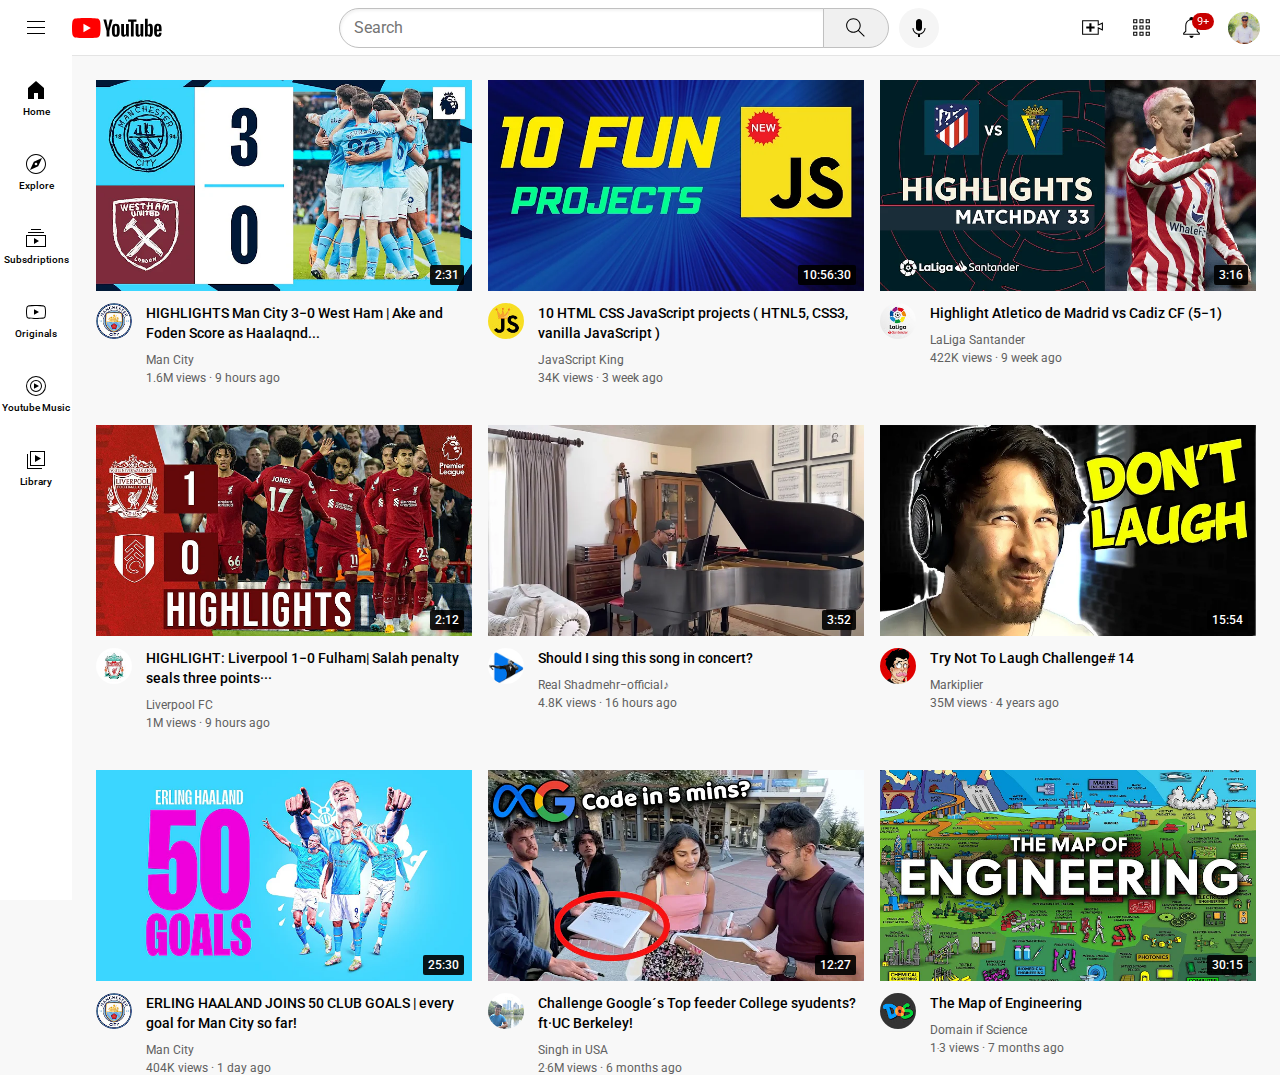
<file: html/index.html>
<!DOCTYPE html>
<html lang="en">
<head>
   <meta charset="UTF-8">
   <meta http-equiv="X-UA-Compatible" content="IE=edge">
   <meta name="viewport" content="width=device-width, initial-scale=1.0">
   <link rel="preconnect" href="https://fonts.googleapis.com">
   <link rel="preconnect" href="https://fonts.gstatic.com" crossorigin>
   <link
      href="https://fonts.googleapis.com/css2?family=Montserrat:wght@400;500;700&family=Noto+Sans:wght@400;500&family=Roboto:wght@400;500;700&display=swap"
      rel="stylesheet">
   <link rel="stylesheet" href="../css/videos.css">
   <link rel="stylesheet" href="../css/header.css">
   <link rel="stylesheet" href="../css/general.css">
   <link rel="stylesheet" href="../css/sidebar.css">
   <title>youtube</title>
</head>
<body>
   <!-- header section -->
   <div class="header">
      <div class="left-section">
         <img class="hamburger-menu" src="../icons/hamburger-menu.svg" alt="hamberger menue">
         <img class="youtube-logo" src="../icons/youtube-logo.svg" alt="youtube logo">
      </div>
      <div class="middle-section">
         <input class="search-bar" type="text" placeholder="Search">
         <button class="search-button">
            <img class="search-icon" src="../icons/search.svg" alt="search-icon">
            <div class="tooltip">Search</div>
         </button>
         <button class="voice-search-button">
            <img class="voice-search-icon" src="../icons/voice-search-icon.svg" alt="voice-search-icon">
            <div class="tooltip">Search with your voice</div>
         </button>
      </div>
      <div class="right-section">
         <div class="right-section-icons">
            <img class="upload-icon" src="../icons/upload.svg" alt="upload">
            <div class="tooltip">Creat</div>
         </div>
         <div class="right-section-icons">
            <img class="youtube-apps-icon" src="../icons/youtube-apps.svg" alt="youtube-app">
            <div class="tooltip">Youtube Apps</div>
         </div>
         <div class="notifications-icon-container">
            <img class="notifications-icon" src="../icons/notifications.svg" alt="notififations">
            <div class="notification-count">9+</div>
            <div class="tooltip">Notifications</div>
         </div>
         <img class="current-user-picture" src="../channal-profiles/unnamed (4).jpg" alt="profile-picture">
      </div>
   </div>
   <!-- sidebar section -->
   <div class="sidebar">
      <div class="sidebar-link">
         <img src="../icons/home.svg" alt="home">
         <div>Home</div>
      </div>
      <div class="sidebar-link">
         <img src="../icons/explore.svg" alt="explor">
         <div>Explore</div>
      </div>
      <div class="sidebar-link">
         <img src="../icons/subscriptions.svg" alt="subscriptions">
         <div>Subsdriptions</div>
      </div>
      <div class="sidebar-link">
         <img src="../icons/originals.svg" alt="orginals">
         <div>Originals</div>
      </div>
      <div class="sidebar-link">
         <img src="../icons/youtube-music.svg" alt="youtube-misic">
         <div>Youtube Music</div>
      </div>
      <div class="sidebar-link">
         <img src="../icons/library.svg" alt="library">
         <div>Library</div>
      </div>
   </div>
   <!-- main section -->
   <div class="video-grid">
      <div class="video-preview">
         <div class="thumbnail-row">
            <img class="thumbnail" src="../channal-videos/hq720.webp" alt="mancity vs westham">
            <div class="video-time">
               2:31
            </div>
         </div>
         <div class="video-info-grid">
            <div class="channal-picture">
               <img class="profile-picture" src="../channal-profiles/channels4_profile.jpg" alt="mancity logo">
            </div>
            <div class="video-info">
               <p class="video-title">
                  HIGHLIGHTS Man City 3&#8722;0 West Ham &#124; Ake and Foden Score as Haalaqnd...
               </p>
               <p class="video-author">
                  Man City
               </p>
               <p class="video-stats">
                  1.6M views &#183; 9 hours ago
               </p>
            </div>
         </div>
      </div>
      <div class="video-preview">
         <div class="thumbnail-row">
            <img class="thumbnail" src="../channal-videos/hq720(1).webp" alt="HTML CSS and JavaScript">
            <div class="video-time">
               10:56:30
            </div>
         </div>
         <div class="video-info-grid">
            <div class="channal-picture">
               <img class="profile-picture" src="../channal-profiles/channels4_profile(1).jpg" alt="mancity logo">
            </div>
            <div class="video-info">
               <p class="video-title">
                  10 HTML CSS JavaScript projects &#40; HTNL5&#44; CSS3&#44; vanilla JavaScript &#41;
               </p>
               <p class="video-author">
                  JavaScript King
               </p>
               <p class="video-stats">
                  34K views &#183; 3 week ago
               </p>
            </div>
         </div>
      </div>
      <div class="video-preview">
         <div class="thumbnail-row">
            <img class="thumbnail" src="../channal-videos/hq720(2).webp" alt="atlatic de madrid vs cadis highlight">
            <div class="video-time">
               3:16
            </div>
         </div>
         <div class="video-info-grid">
            <div class="channal-picture">
               <img class="profile-picture" src="../channal-profiles/unnamed.jpg" alt="laliga logo">
            </div>
            <div class="video-info">
               <p class="video-title">
                  Highlight Atletico de Madrid vs Cadiz CF &#40;5&#8722;1&#41;
               </p>
               <p class="video-author">
                  LaLiga Santander
               </p>
               <p class="video-stats">
                  422K views &#183; 9 week ago
               </p>
            </div>
         </div>
      </div>
      <div class="video-preview">
         <div class="thumbnail-row">
            <img class="thumbnail" src="../channal-videos/hq720(3).webp" alt="liverpool vs fulham highlight">
            <div class="video-time">
               2:12
            </div>
         </div>
         <div class="video-info-grid">
            <div class="channal-picture">
               <img class="profile-picture" src="../channal-profiles/channels4_profile(2).jpg" alt="liverpool logo">
            </div>
            <div class="video-info">
               <p class="video-title">
                  HIGHLIGHT&#58; Liverpool 1&#8722;0 Fulham&#124; Salah penalty seals three points&#183;&#183;&#183;
               </p>
               <p class="video-author">
                  Liverpool FC
               </p>
               <p class="video-stats">
                  1M views &#183; 9 hours ago
               </p>
            </div>
         </div>
      </div>
      <div class="video-preview">
         <div class="thumbnail-row">
            <img class="thumbnail" src="../channal-videos/hq720(4).webp" alt="HTML CSS and JavaScript">
            <div class="video-time">
               3:52
            </div>
         </div>
         <div class="video-info-grid">
            <div class="channal-picture">
               <img class="profile-picture" src="../channal-profiles/unnamed(1).jpg" alt="mancity logo">
            </div>
            <div class="video-info">
               <p class="video-title">
                  Should I sing this song in concert&#63;
               </p>
               <p class="video-author">
                  Real Shadmehr&#8722;official&#9834;
               </p>
               <p class="video-stats">
                  4.8K views &#183; 16 hours ago
               </p>
            </div>
         </div>
      </div>
      <div class="video-preview">
         <div class="thumbnail-row">
            <img class="thumbnail" src="../channal-videos/hq720(5).webp" alt="HTML CSS and JavaScript">
            <div class="video-time">
               15:54
            </div>
         </div>
         <div class="video-info-grid">
            <div class="channal-picture">
               <img class="profile-picture" src="../channal-profiles/unnamed(2).jpg" alt="mancity logo">
            </div>
            <div class="video-info">
               <p class="video-title">
                  Try Not To Laugh Challenge&#35; 14
               </p>
               <p class="video-author">
                  Markiplier
               </p>
               <p class="video-stats">
                  35M views &#183; 4 years ago
               </p>
            </div>
         </div>
      </div>
      <div class="video-preview">
         <div class="thumbnail-row">
            <img class="thumbnail" src="../channal-videos/hq720(6).webp" alt="HTML CSS and JavaScript">
            <div class="video-time">
               25:30
            </div>
         </div>
         <div class="video-info-grid">
            <div class="channal-picture">
               <img class="profile-picture" src="../channal-profiles/channels4_profile.jpg" alt="mancity logo">
            </div>
            <div class="video-info">
               <p class="video-title">
                  ERLING HAALAND JOINS 50 CLUB GOALS &#124; every goal for Man City so far&#33;
               </p>
               <p class="video-author">
                  Man City
               </p>
               <p class="video-stats">
                  404K views &#183; 1 day ago
               </p>
            </div>
         </div>
      </div>
      <div class="video-preview">
         <div class="thumbnail-row">
            <img class="thumbnail" src="../channal-videos/hq720 (7).webp" alt="college student chalenge">
            <div class="video-time">
               12:27
            </div>
         </div>
         <div class="video-info-grid">
            <div class="channal-picture">
               <img class="profile-picture" src="../channal-profiles/unnamed(3).jpg" alt="college student chalenge">
            </div>
            <div class="video-info">
               <p class="video-title">
                  Challenge Google&#180;s Top feeder College syudents&#63; ft&#183;UC Berkeley&#33;
               </p>
               <p class="video-author">
                  Singh in USA
               </p>
               <p class="video-stats">
                  2&#8231;6M views &#183; 6 months ago
               </p>
            </div>
         </div>
      </div>
      <div class="video-preview">
         <div class="thumbnail-row">
            <img class="thumbnail" src="../channal-videos/hq720(8).webp" alt="HTML CSS and JavaScript">
            <div class="video-time">
               30:15
            </div>
         </div>
         <div class="video-info-grid">
            <div class="channal-picture">
               <img class="profile-picture" src="../channal-profiles/channels4_profile(3).jpg" alt="engineering map">
            </div>
            <div class="video-info">
               <p class="video-title">
                  The Map of Engineering
               </p>
               <p class="video-author">
                  Domain if Science
               </p>
               <p class="video-stats">
                  1&#8231;3 views &#183; 7 months ago
               </p>
            </div>
         </div>
      </div>
   </div>
</body>
</html>
</file>
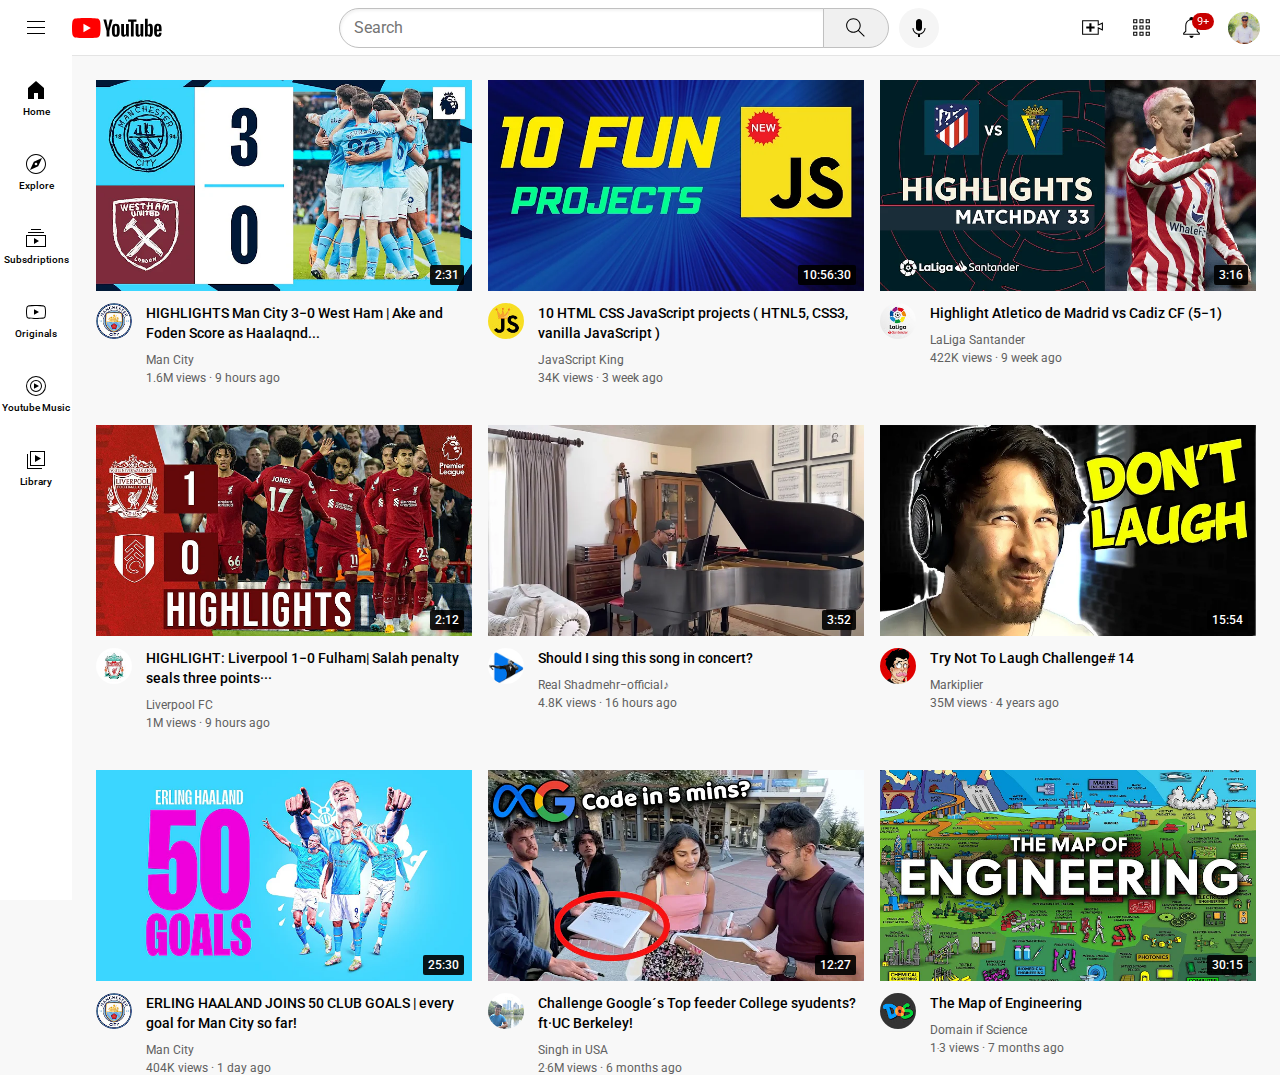
<file: html/home.html>
<!DOCTYPE html>
<html lang="en">
<head>
   <meta charset="UTF-8">
   <meta http-equiv="X-UA-Compatible" content="IE=edge">
   <meta name="viewport" content="width=device-width, initial-scale=1.0">
   <link rel="preconnect" href="https://fonts.googleapis.com">
   <link rel="preconnect" href="https://fonts.gstatic.com" crossorigin>
   <link
      href="https://fonts.googleapis.com/css2?family=Montserrat:wght@400;500;700&family=Noto+Sans:wght@400;500&family=Roboto:wght@400;500;700&display=swap"
      rel="stylesheet">
   <link rel="stylesheet" href="../css/videos.css">
   <link rel="stylesheet" href="../css/header.css">
   <link rel="stylesheet" href="../css/general.css">
   <link rel="stylesheet" href="../css/sidebar.css">
   <title>youtube</title>
</head>
<body>
   <!-- header section -->
   <div class="header">
      <div class="left-section">
         <img class="hamburger-menu" src="../icons/hamburger-menu.svg" alt="hamberger menue">
         <img class="youtube-logo" src="../icons/youtube-logo.svg" alt="youtube logo">
      </div>
      <div class="middle-section">
         <input class="search-bar" type="text" placeholder="Search">
         <button class="search-button">
            <img class="search-icon" src="../icons/search.svg" alt="search-icon">
            <div class="tooltip">Search</div>
         </button>
         <button class="voice-search-button">
            <img class="voice-search-icon" src="../icons/voice-search-icon.svg" alt="voice-search-icon">
            <div class="tooltip">Search with your voice</div>
         </button>
      </div>
      <div class="right-section">
         <div class="right-section-icons">
            <img class="upload-icon" src="../icons/upload.svg" alt="upload">
            <div class="tooltip">Creat</div>
         </div>
         <div class="right-section-icons">
            <img class="youtube-apps-icon" src="../icons/youtube-apps.svg" alt="youtube-app">
            <div class="tooltip">Youtube Apps</div>
         </div>
         <div class="notifications-icon-container">
            <img class="notifications-icon" src="../icons/notifications.svg" alt="notififations">
            <div class="notification-count">9+</div>
            <div class="tooltip">Notifications</div>
         </div>
         <img class="current-user-picture" src="../channal-profiles/unnamed (4).jpg" alt="profile-picture">
      </div>
   </div>
   <!-- sidebar section -->
   <div class="sidebar">
      <div class="sidebar-link">
         <img src="../icons/home.svg" alt="home">
         <div>Home</div>
      </div>
      <div class="sidebar-link">
         <img src="../icons/explore.svg" alt="explor">
         <div>Explore</div>
      </div>
      <div class="sidebar-link">
         <img src="../icons/subscriptions.svg" alt="subscriptions">
         <div>Subsdriptions</div>
      </div>
      <div class="sidebar-link">
         <img src="../icons/originals.svg" alt="orginals">
         <div>Originals</div>
      </div>
      <div class="sidebar-link">
         <img src="../icons/youtube-music.svg" alt="youtube-misic">
         <div>Youtube Music</div>
      </div>
      <div class="sidebar-link">
         <img src="../icons/library.svg" alt="library">
         <div>Library</div>
      </div>
   </div>
   <!-- main section -->
   <div class="video-grid">
      <div class="video-preview">
         <div class="thumbnail-row">
            <img class="thumbnail" src="../channal-videos/hq720.webp" alt="mancity vs westham">
            <div class="video-time">
               2:31
            </div>
         </div>
         <div class="video-info-grid">
            <div class="channal-picture">
               <img class="profile-picture" src="../channal-profiles/channels4_profile.jpg" alt="mancity logo">
            </div>
            <div class="video-info">
               <p class="video-title">
                  HIGHLIGHTS Man City 3&#8722;0 West Ham &#124; Ake and Foden Score as Haalaqnd...
               </p>
               <p class="video-author">
                  Man City
               </p>
               <p class="video-stats">
                  1.6M views &#183; 9 hours ago
               </p>
            </div>
         </div>
      </div>
      <div class="video-preview">
         <div class="thumbnail-row">
            <img class="thumbnail" src="../channal-videos/hq720(1).webp" alt="HTML CSS and JavaScript">
            <div class="video-time">
               10:56:30
            </div>
         </div>
         <div class="video-info-grid">
            <div class="channal-picture">
               <img class="profile-picture" src="../channal-profiles/channels4_profile(1).jpg" alt="mancity logo">
            </div>
            <div class="video-info">
               <p class="video-title">
                  10 HTML CSS JavaScript projects &#40; HTNL5&#44; CSS3&#44; vanilla JavaScript &#41;
               </p>
               <p class="video-author">
                  JavaScript King
               </p>
               <p class="video-stats">
                  34K views &#183; 3 week ago
               </p>
            </div>
         </div>
      </div>
      <div class="video-preview">
         <div class="thumbnail-row">
            <img class="thumbnail" src="../channal-videos/hq720(2).webp" alt="atlatic de madrid vs cadis highlight">
            <div class="video-time">
               3:16
            </div>
         </div>
         <div class="video-info-grid">
            <div class="channal-picture">
               <img class="profile-picture" src="../channal-profiles/unnamed.jpg" alt="laliga logo">
            </div>
            <div class="video-info">
               <p class="video-title">
                  Highlight Atletico de Madrid vs Cadiz CF &#40;5&#8722;1&#41;
               </p>
               <p class="video-author">
                  LaLiga Santander
               </p>
               <p class="video-stats">
                  422K views &#183; 9 week ago
               </p>
            </div>
         </div>
      </div>
      <div class="video-preview">
         <div class="thumbnail-row">
            <img class="thumbnail" src="../channal-videos/hq720(3).webp" alt="liverpool vs fulham highlight">
            <div class="video-time">
               2:12
            </div>
         </div>
         <div class="video-info-grid">
            <div class="channal-picture">
               <img class="profile-picture" src="../channal-profiles/channels4_profile(2).jpg" alt="liverpool logo">
            </div>
            <div class="video-info">
               <p class="video-title">
                  HIGHLIGHT&#58; Liverpool 1&#8722;0 Fulham&#124; Salah penalty seals three points&#183;&#183;&#183;
               </p>
               <p class="video-author">
                  Liverpool FC
               </p>
               <p class="video-stats">
                  1M views &#183; 9 hours ago
               </p>
            </div>
         </div>
      </div>
      <div class="video-preview">
         <div class="thumbnail-row">
            <img class="thumbnail" src="../channal-videos/hq720(4).webp" alt="HTML CSS and JavaScript">
            <div class="video-time">
               3:52
            </div>
         </div>
         <div class="video-info-grid">
            <div class="channal-picture">
               <img class="profile-picture" src="../channal-profiles/unnamed(1).jpg" alt="mancity logo">
            </div>
            <div class="video-info">
               <p class="video-title">
                  Should I sing this song in concert&#63;
               </p>
               <p class="video-author">
                  Real Shadmehr&#8722;official&#9834;
               </p>
               <p class="video-stats">
                  4.8K views &#183; 16 hours ago
               </p>
            </div>
         </div>
      </div>
      <div class="video-preview">
         <div class="thumbnail-row">
            <img class="thumbnail" src="../channal-videos/hq720(5).webp" alt="HTML CSS and JavaScript">
            <div class="video-time">
               15:54
            </div>
         </div>
         <div class="video-info-grid">
            <div class="channal-picture">
               <img class="profile-picture" src="../channal-profiles/unnamed(2).jpg" alt="mancity logo">
            </div>
            <div class="video-info">
               <p class="video-title">
                  Try Not To Laugh Challenge&#35; 14
               </p>
               <p class="video-author">
                  Markiplier
               </p>
               <p class="video-stats">
                  35M views &#183; 4 years ago
               </p>
            </div>
         </div>
      </div>
      <div class="video-preview">
         <div class="thumbnail-row">
            <img class="thumbnail" src="../channal-videos/hq720(6).webp" alt="HTML CSS and JavaScript">
            <div class="video-time">
               25:30
            </div>
         </div>
         <div class="video-info-grid">
            <div class="channal-picture">
               <img class="profile-picture" src="../channal-profiles/channels4_profile.jpg" alt="mancity logo">
            </div>
            <div class="video-info">
               <p class="video-title">
                  ERLING HAALAND JOINS 50 CLUB GOALS &#124; every goal for Man City so far&#33;
               </p>
               <p class="video-author">
                  Man City
               </p>
               <p class="video-stats">
                  404K views &#183; 1 day ago
               </p>
            </div>
         </div>
      </div>
      <div class="video-preview">
         <div class="thumbnail-row">
            <img class="thumbnail" src="../channal-videos/hq720 (7).webp" alt="college student chalenge">
            <div class="video-time">
               12:27
            </div>
         </div>
         <div class="video-info-grid">
            <div class="channal-picture">
               <img class="profile-picture" src="../channal-profiles/unnamed(3).jpg" alt="college student chalenge">
            </div>
            <div class="video-info">
               <p class="video-title">
                  Challenge Google&#180;s Top feeder College syudents&#63; ft&#183;UC Berkeley&#33;
               </p>
               <p class="video-author">
                  Singh in USA
               </p>
               <p class="video-stats">
                  2&#8231;6M views &#183; 6 months ago
               </p>
            </div>
         </div>
      </div>
      <div class="video-preview">
         <div class="thumbnail-row">
            <img class="thumbnail" src="../channal-videos/hq720(8).webp" alt="HTML CSS and JavaScript">
            <div class="video-time">
               30:15
            </div>
         </div>
         <div class="video-info-grid">
            <div class="channal-picture">
               <img class="profile-picture" src="../channal-profiles/channels4_profile(3).jpg" alt="engineering map">
            </div>
            <div class="video-info">
               <p class="video-title">
                  The Map of Engineering
               </p>
               <p class="video-author">
                  Domain if Science
               </p>
               <p class="video-stats">
                  1&#8231;3 views &#183; 7 months ago
               </p>
            </div>
         </div>
      </div>
   </div>
</body>
</html>
</file>
<file: css/videos.css>
.thumbnail {
   width: 100%;
}


.video-title {
  margin-top: 0;
  font-size: 14px;
  font-weight: 500;
  line-height: 20px;
  margin-bottom: 10px;
}


.video-info-grid {
   display: grid;
   grid-template-columns: 50px 1fr;
}

.profile-picture {
   width: 36px;
   border-radius: 50px;
}

.thumbnail-row {
   margin-bottom: 8px;
   position: relative;
}

.video-author,
.video-stats {
   font-size: 12px;
   color: rgb(96, 96, 96);
}

.video-author {
   margin-bottom: 4px;
}

.video-grid {
   display: grid;
   grid-template-columns: 1fr 1fr 1fr;
   column-gap: 16px;
   row-gap: 40px;
}


@media (max-width: 600px) {
   .video-grid {
      grid-template-columns: 1fr;
   }
}

@media (min-width: 601px) and (max-width: 799px) {
   .video-grid {
      grid-template-columns: 1fr 1fr;
   }
}

@media (min-width:800px) {
   .video-grid {
      grid-template-columns: 1fr 1fr 1fr;
   }
}

.video-time {
   background-color: rgba(0, 0, 0, 0.9);
   color: white;
   position: absolute;
   bottom: 10px;
   right: 8px;
   font-family: roboto, arial;
   font-size: 12px;
   font-weight: 500;
   padding: 3px 5px;
   border-radius: 2px;
}
</file>
<file: css/header.css>
.header {
   height: 55px;
   display: flex;
   justify-content: space-between;
   position: fixed;
   top: 0;
   left: 0;
   right: 0;
   background-color: white;
   border-bottom: 1px solid rgb(228, 228, 228);
   z-index: 100;
}

.left-section {
   display: flex;
   align-items: center;
   justify-content: space-between;
}

.hamburger-menu {
   height: 24px;
   margin-left: 24px;
   margin-right: 24px;
}

.youtube-logo {
   height: 20px;
}

.middle-section {
   display: flex;
   align-items: center;
   flex: 1;
   margin-left: 70px;
   margin-right: 35px;
   max-width: 600px;
}

.search-bar {
   flex: 1;
   height: 36px;
   padding-left: 14px;
   font-size: 16px;
   border: 1px solid rgb(192, 192, 192);
   border-radius: 50px 0 0 50px;
   box-shadow: inset 1px 2px 3px rgba(0, 0, 0, 0.05);
   width: 0;
}

.search-bar::placeholder {
   font-family: roboto, arial;
   font-size: 16px;
}

.search-button {
   height: 40px;
   width: 66px;
   background-color: rgb(240, 240, 240);
   border: 1px solid rgb(192, 192, 192);
   margin-left: -1px;
   margin-right: 10px;
   border-radius: 0 50px 50px 0;

}

.search-button,
.voice-search-button,
.right-section-icons,
.notifications-icon-container {
   display: flex;
   justify-content: center;
   align-items: center;
   position: relative;
}

.search-button .tooltip,
.voice-search-button .tooltip,
.right-section-icons .tooltip,
.notifications-icon-container .tooltip {
   position: absolute;
   background-color: gray;
   color: white;
   padding: 4px 8px;
   border-radius: 2px;
   font-size: 12px;
   bottom: -30px;
   opacity: 0;
   transition: opacity 0.15s;
   pointer-events: none;
   white-space: nowrap;
   font-family: Roboto, Arial;
}

.search-button:hover .tooltip,
.voice-search-button:hover .tooltip,
.right-section-icons:hover .tooltip,
.notifications-icon-container:hover .tooltip {
   opacity: 1;
}

.search-icon {
   height: 25px;
}

.voice-search-button {
   height: 40px;
   width: 40px;
   border-radius: 20px;
   border: none;
   background-color: rgb(245, 245, 245);
}

.voice-search-icon {
   height: 24px;
}

.right-section {
   display: flex;
   align-items: center;
   justify-content: space-between;
   width: 180px;
   margin-right: 20px;
   flex-shrink: 0;
}

.upload-icon {
   height: 25px;
}

.youtube-apps-icon {
   height: 25px;
}

.notifications-icon {
   height: 25px;
}

.notifications-icon-container {
   position: relative;
}

.notification-count {
   position: absolute;
   top: -2px;
   right: -10px;
   background-color: rgb(200, 0, 0);
   color: white;
   font-family: roboto, arial;
   font-size: 11px;
   padding: 2px 5px;
   border-radius: 10px;
}

.current-user-picture {
   height: 32px;
   border-radius: 16px;
}
</file>
<file: css/general.css>
body {
   padding: 80px 24px 0 96px;
   margin: 0;
   background-color: rgb(248, 248, 248);
}

p {
   font-family: roboto, Arial;
   margin: 0;
}
</file>
<file: css/sidebar.css>
.sidebar {
   position: fixed;
   left: 0;
   bottom: 0;
   top: 55px;
   background-color: white;
   width: 72px;
   z-index: 200;
   padding-top: 5px;
}

.sidebar-link {
   height: 74px;
   display: flex;
   flex-direction: column;
   justify-content: center;
   align-items: center;
   cursor: pointer;
}

.sidebar-link:hover {
   background-color: rgb(235, 235, 235);
}

.sidebar-link img {
   height: 24px;
   margin-bottom: 4px;
}

.sidebar-link div {
   font-size: 10px;
   font-family: Roboto, Arial;
   font-weight: 500;
}
</file>
